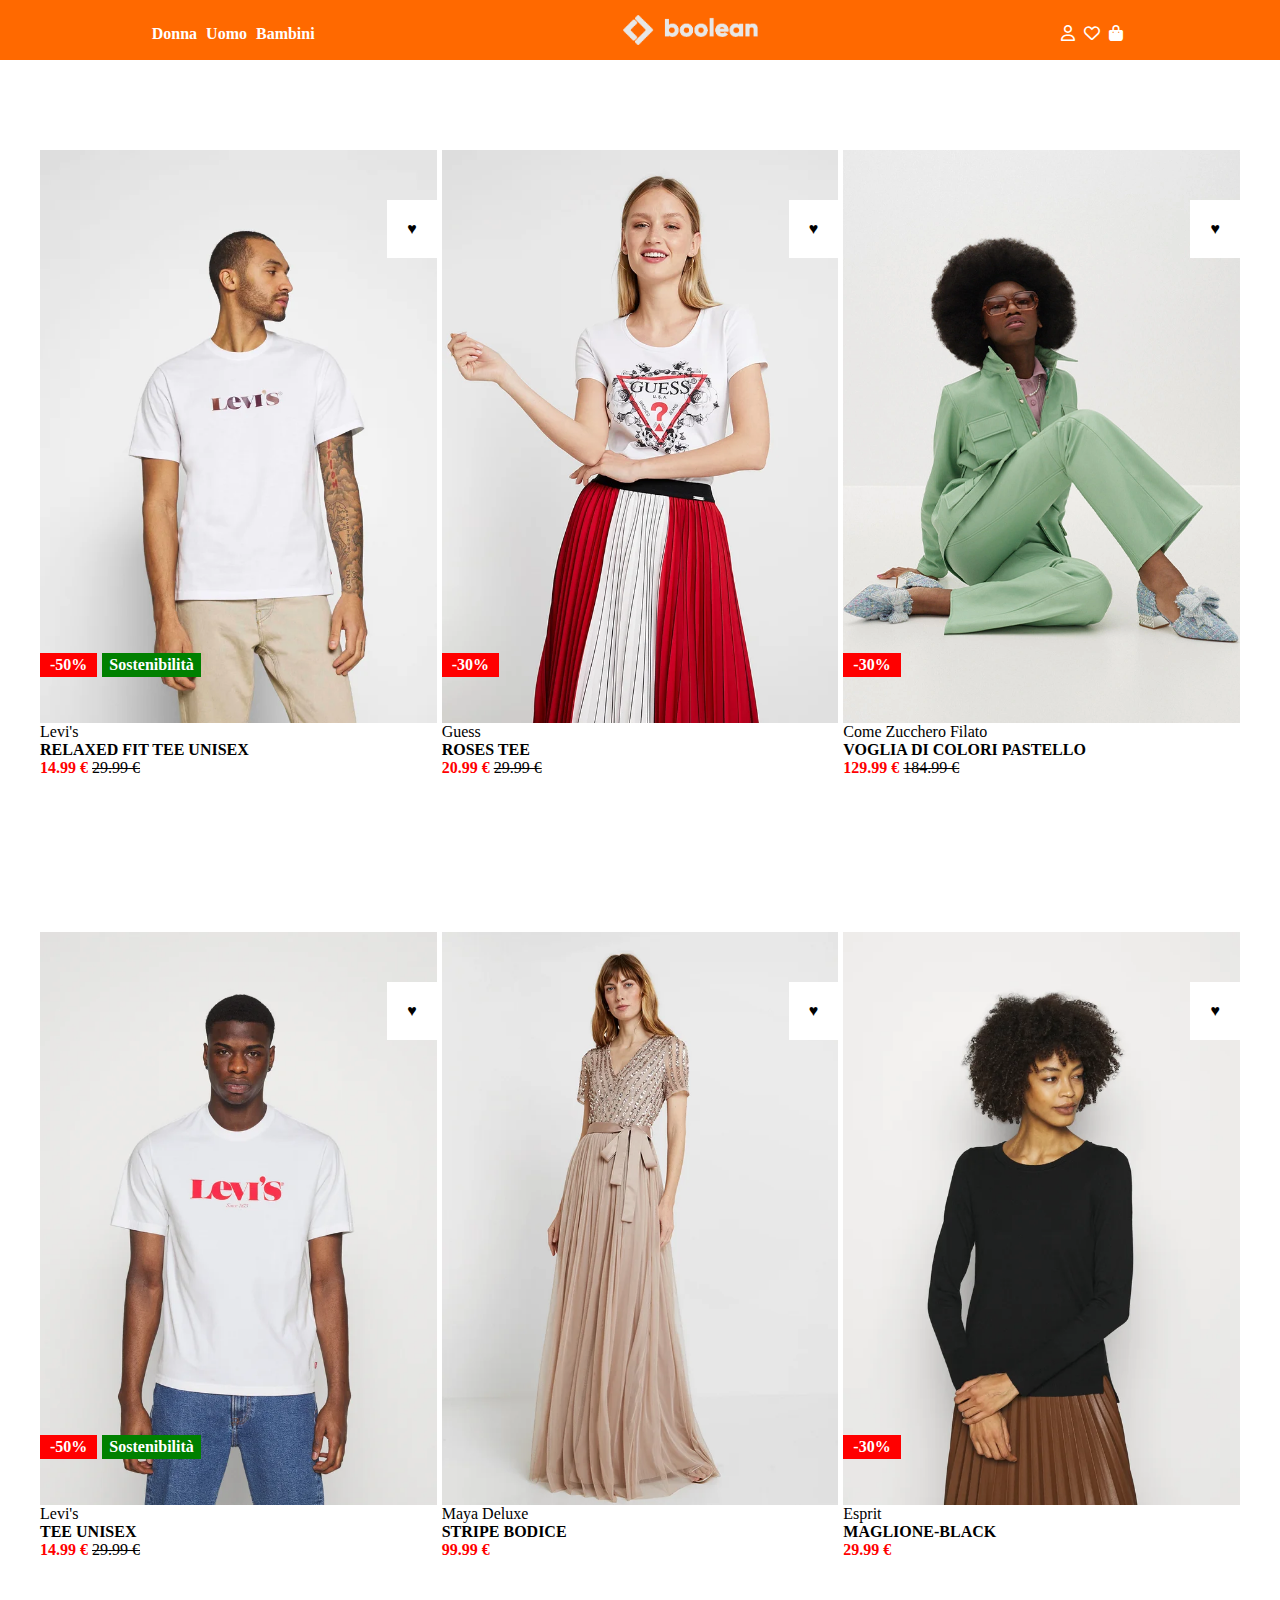
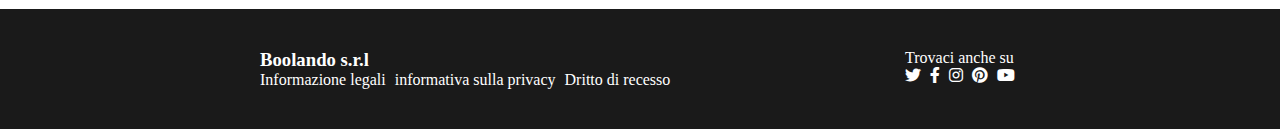
<file: index.html>
<!DOCTYPE html>
<html lang="en">
<head>
    <meta charset="UTF-8">
    <meta name="viewport" content="width=device-width, initial-scale=1.0">
    <title>html-css-boolando</title>
    <link rel="stylesheet" href="style.css">
    <!--icon-link-->
    <link rel="stylesheet" href="https://cdnjs.cloudflare.com/ajax/libs/font-awesome/6.0.0-beta3/css/all.min.css">

       
</head>

<body>

    <!--HEADER-->
    <header id="header">
         
        <div class="genere">
          <a id="a" href="">Donna</a>
          <a id="a" href="">Uomo</a>
          <a id="a" href="">Bambini</a>    
        </div>
          <img class="Boolean-logo" src="./img/boolean-logo.png" alt="Boolean-logo">
        <div class="simbolo">
            <a id="a" href=""><i class="far fa-user"></i></a>
            <a id="a" href=""><i class="far fa-heart"></i></a>
            <a id="a" href=""><i class="fas fa-shopping-bag"></i></a>    
        </div>
    </header>
    
    
    <!--MAIN-->
    <main class=" debug">
      
       <!--BOX-1-->
      
    <div class="box  ">
              <!--Imaggine-1-->
       <div class="div-imaggine debug ">
        <img  src="./img/1.webp"alt="immagine 1">
       <a href="prima-pagina.html"> <img class="seconda-imaggine" src="./img/1b.webp" alt="immagine 2"></a>
             
             <p>Levi's <br>
                <span class="bold">RELAXED FIT TEE UNISEX</span><br>
                <span class="span-red bold">14.99 &#8364;</span>
                <span class="span-riga">29.99 &#8364;</span>
             </p> 
          
           <div class="sconto-red-sostenibilità">
            <p class="sconto-red bold">-50%</p>
            <p class="sostenibilità bold">Sostenibilità</p>
           
           
       </div>
       <div class="cuore">&hearts;</div>
         </div>
         
         
         <!--Imaggine-2-->
            <div class="div-imaggine debug">
                <img  src="./img/2.webp" alt="immagine 2">
                <a href="seconda-pagina.html"><img class="seconda-imaggine"  src="./img/2b.webp" alt="immagine 2"></a>
                <p>Guess<br>
                    <span class="bold">ROSES TEE</span><br>
                    <span class="span-red bold">20.99 &#8364;</span>
                    <span class="span-riga">29.99 &#8364;</span>
                 </p>   
               <div class="sconto-red-sostenibilità">
                    <p class="sconto-red bold">-30%</p>
               </div>
               <div class="cuore">&hearts;</div>
            </div>
        <!--Imaggine-3-->

        <div class="div-imaggine debug">
            <img  src="./img/3.webp"alt="immagine 3">
           <a href="terza-pagina.html"> <img class="seconda-imaggine"  src="./img/3b.webp"alt="immagine 3"></a>
             <p>Come Zucchero Filato <br>
                <span class="bold">VOGLIA DI COLORI PASTELLO</span><br>
                <span class="span-red bold">129.99 &#8364;</span>
                <span class="span-riga">184.99 &#8364;</span>
             </p>   
                <div class="sconto-red-sostenibilità">
                   <p class="sconto-red bold">-30%</p>
                </div>      
                <div class="cuore">&hearts;</div>  
         </div>
 <!--BOX-2-->
    
      <!--Imaggine-1-->
    <div class="div-imaggine">
        <img  src="./img/4.webp"alt="immagine 1">
       <a href="quarta-pagina.html"> <img class="seconda-imaggine"  src="./img/4b.webp"alt="immagine 1"></a>
        
        <p>Levi's <br>
           <span class="bold">TEE UNISEX</span><br>
           <span class="span-red bold">14.99 &#8364;</span>
           <span class="span-riga">29.99 &#8364;</span>
        </p> 
      <div class="sconto-red-sostenibilità">
       <p class="sconto-red bold">-50%</p>
       <p class="sostenibilità bold">Sostenibilità</p>
      </div>
      <div class="cuore">&hearts;</div>
   </div>
    
    
    <!--Imaggine-2-->
       <div class="div-imaggine ">
        <img  src="./img/5.webp" alt="immagine 2">
       <a href="quinta-pagina.html"> <img  class="seconda-imaggine" src="./img/5b.webp" alt="immagine 2"></a>

        
           <p>Maya Deluxe<br>
               <span class="bold">STRIPE BODICE</span><br>
               <span class="span-red bold">99.99 &#8364;</span>
            </p> 
            <div class="cuore">&hearts;</div>  
        </div>
   <!--Imaggine-3-->

      <div class="div-imaggine">
   
      
      <img src="./img/6.webp" alt="immagine 3">
      <a href="sesta-pagina.html"><img class="seconda-imaggine" src="./img/6b.webp" alt="immagine 3"></a>
     
        <p>Esprit <br>
           <span class="bold">MAGLIONE-BLACK</span><br>
           <span class="span-red bold">29.99 &#8364;</span>
        </p>   
           <div class="sconto-red-sostenibilità">
              <p class="sconto-red bold">-30%</p>
           </div>   
           <div class="cuore">&hearts;</div>     
    </div>
   </div>

</main>
   
   <!--Footer-->
   <footer>
    <div class="footer">
        <div class="left-footer">
          <h3 class="boolando">Boolando s.r.l</h3> 
          <a id="a" href=""> Informazione legali </a> 
          <a id="a" href="">informativa sulla privacy</a>
          <a id="a" href="" > Dritto di recesso</a>
      </div>
     <div class="right-footer">
        <p class="p-footer" >Trovaci anche su</p>
     <ul class="footer-list"> 
         <a  id="a" href=""><i class="fab fa-twitter"></i></a>
         <a  id="a" href=""><i class="fab fa-facebook-f"></i></a>
         <a  id="a" href=""><i class="fab fa-instagram"></i></a>
         <a  id="a" href=""><i class="fab fa-pinterest"></i></a>
         <a  id="a" href=""><i class="fab fa-youtube"></i></a>
     </ul>
   </div>
    </div>
   </footer>



 
</body>
</html>
</file>
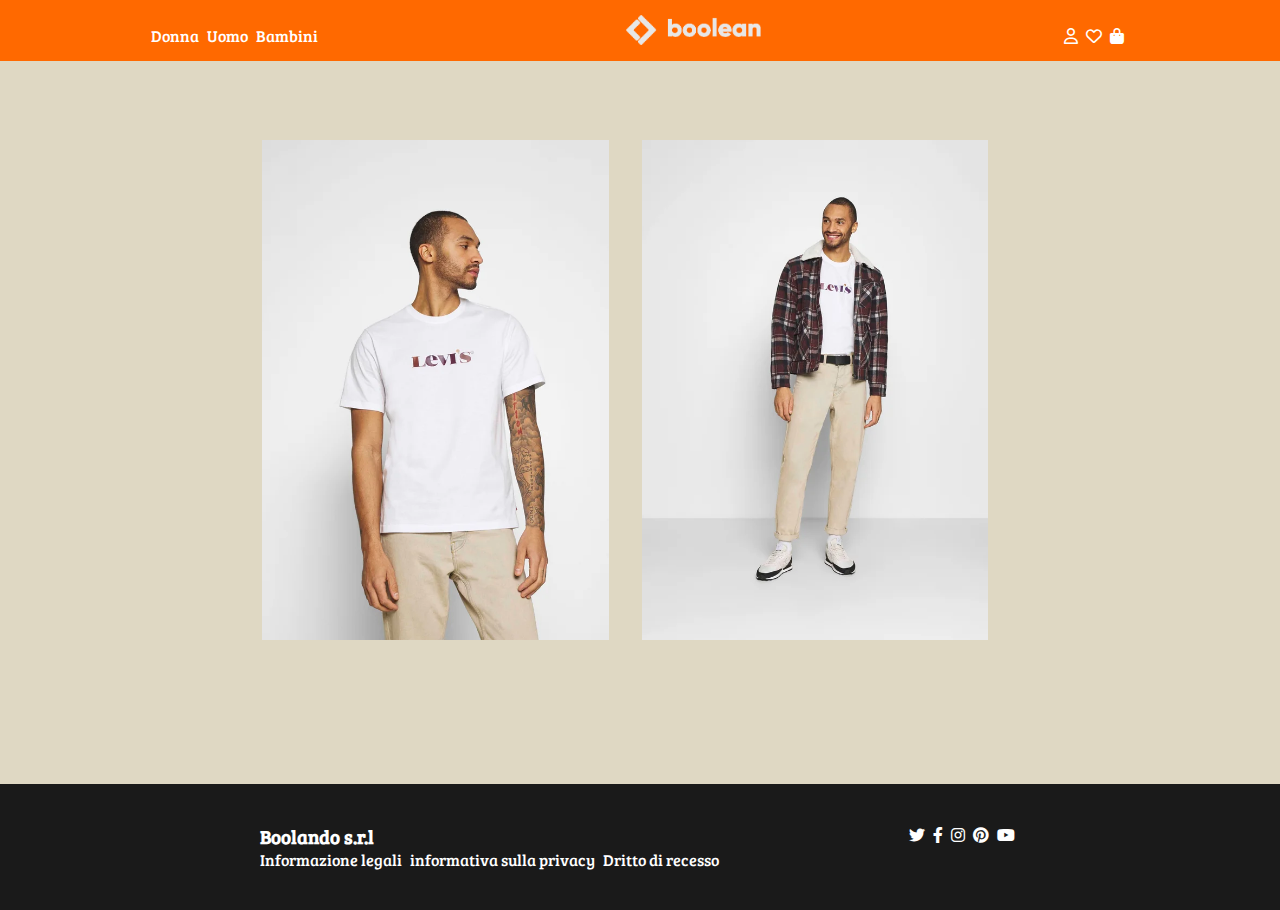
<file: prima-pagina.html>
<!DOCTYPE html>
<html lang="en">
<head>
    <meta charset="UTF-8">
    <meta name="viewport" content="width=device-width, initial-scale=1.0">
    <title>html-css-boolando</title>
    <link rel="stylesheet" href="seconda-pagina.css">
    <!--ICON-LINK-->
    <link rel="stylesheet" href="https://cdnjs.cloudflare.com/ajax/libs/font-awesome/6.0.0-beta3/css/all.min.css">
     <!--ICON-LINK-->
    <link rel="preconnect" href="https://fonts.googleapis.com">
<link rel="preconnect" href="https://fonts.gstatic.com" crossorigin>
<link href="https://fonts.googleapis.com/css2?family=Bree+Serif&display=swap" rel="stylesheet">
       
</head>

<body>
 <div id="container">
    <!--HEADER-->
    <header id="header">
         
        <div class="genere">
          <a id="a" href="">Donna</a>
          <a id="a" href="">Uomo</a>
          <a id="a" href="">Bambini</a>    
        </div>
          <img class="Boolean-logo" src="./img/boolean-logo.png" alt="Boolean-logo">
        <div class="simbolo">
            <a id="a" href=""><i class="far fa-user"></i></a>
            <a id="a" href=""><i class="far fa-heart"></i></a>
            <a id="a" href=""><i class="fas fa-shopping-bag"></i></a>    
        </div>
    </header>

   <!--MAIN-->
    <main id="main">
    <div class="box">
      <img class="imaggine" src="./img/1.webp" alt="immagine 1/2">
      <img class="imaggine" src="./img/1b.webp"  alt="seconda-imaggine">
    <p>Lorem ipsum dolor sit amet, consectetur adipisicing elit. Sequi nesciunt reprehenderit voluptatibus quos optio natus sed dicta quidem odit architecto?</p>
  </div>
</main>


   
    <!--Footer-->
    <footer>
        <div class="footer">
            <div class="left-footer">
              <h3 class="boolando">Boolando s.r.l</h3> 
              <a id="a" href=""> Informazione legali </a> 
              <a id="a" href="">informativa sulla privacy</a>
              <a id="a" href="" > Dritto di recesso</a>
          </div>
         <div class="right-footer">
            <p class="p-footer" >Trovaci anche su</p>
         <ul class="footer-list"> 
             <a  id="a" href=""><i class="fab fa-twitter"></i></a>
             <a  id="a" href=""><i class="fab fa-facebook-f"></i></a>
             <a  id="a" href=""><i class="fab fa-instagram"></i></a>
             <a  id="a" href=""><i class="fab fa-pinterest"></i></a>
             <a  id="a" href=""><i class="fab fa-youtube"></i></a>
         </ul>
       </div>
        </div>
</file>
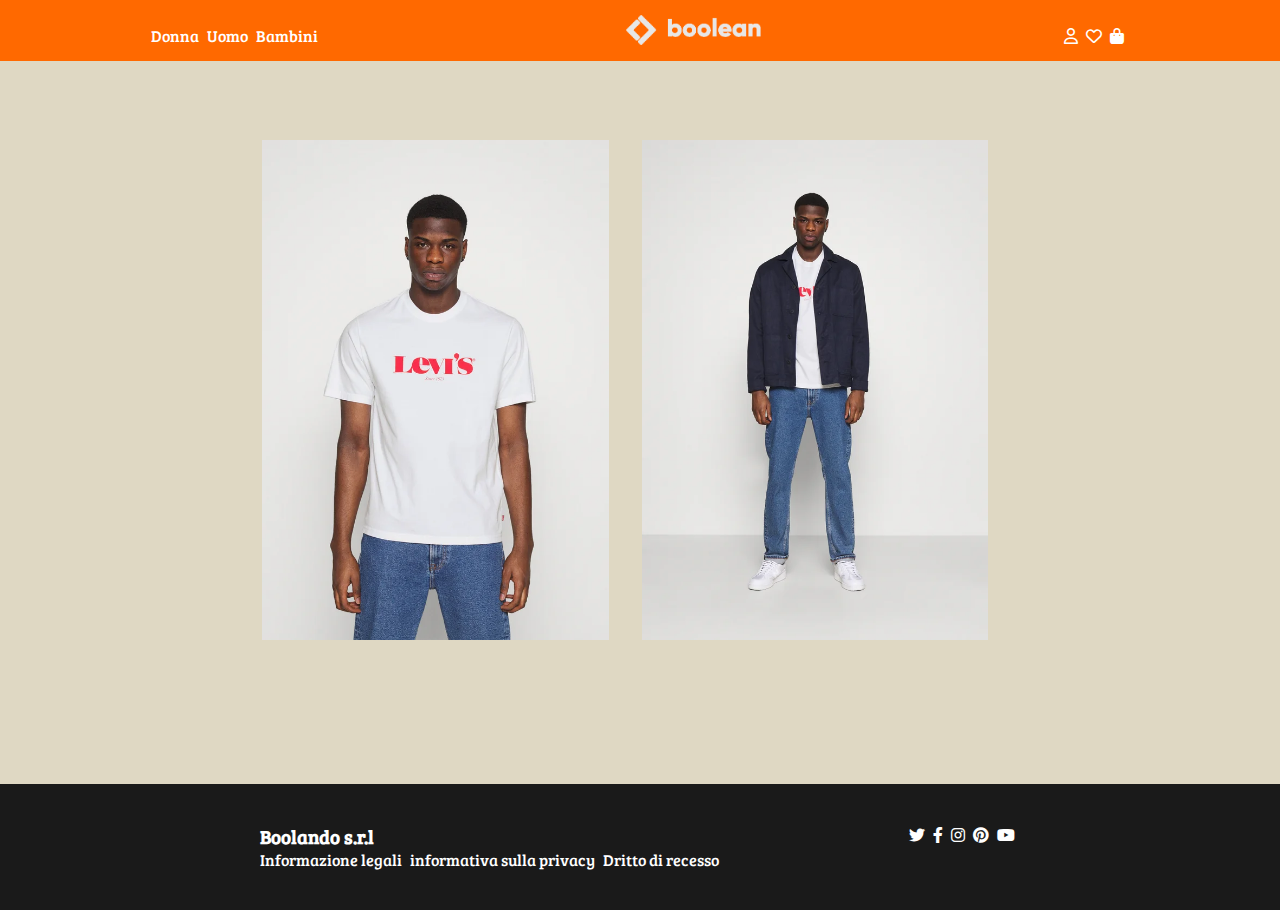
<file: quarta-pagina.html>
<!DOCTYPE html>
<html lang="en">
<head>
    <meta charset="UTF-8">
    <meta name="viewport" content="width=device-width, initial-scale=1.0">
    <title>html-css-boolando</title>
    <link rel="stylesheet" href="seconda-pagina.css">
    <!--ICON-LINK-->
    <link rel="stylesheet" href="https://cdnjs.cloudflare.com/ajax/libs/font-awesome/6.0.0-beta3/css/all.min.css">
     <!--ICON-LINK-->
    <link rel="preconnect" href="https://fonts.googleapis.com">
<link rel="preconnect" href="https://fonts.gstatic.com" crossorigin>
<link href="https://fonts.googleapis.com/css2?family=Bree+Serif&display=swap" rel="stylesheet">
       
</head>

<body>
 <div id="container">
    <!--HEADER-->
    <header id="header">
         
        <div class="genere">
          <a id="a" href="">Donna</a>
          <a id="a" href="">Uomo</a>
          <a id="a" href="">Bambini</a>    
        </div>
          <img class="Boolean-logo" src="./img/boolean-logo.png" alt="Boolean-logo">
        <div class="simbolo">
            <a id="a" href=""><i class="far fa-user"></i></a>
            <a id="a" href=""><i class="far fa-heart"></i></a>
            <a id="a" href=""><i class="fas fa-shopping-bag"></i></a>    
        </div>
    </header>
<!--MAIN-->
    <main id="main">

    <div class="box">
        <img class="imaggine" src="./img/4.webp"alt="immagine 5/6">
        <img class="imaggine" src="./img/4b.webp" alt="seconda-imaggine">
        <p>Lorem ipsum dolor sit amet, consectetur adipisicing elit. Sequi nesciunt reprehenderit voluptatibus quos optio natus sed dicta quidem odit architecto?</p>
    </div>


</main>

 <!--Footer-->
   <footer>
    <div class="footer">
        <div class="left-footer">
          <h3 class="boolando">Boolando s.r.l</h3> 
          <a id="a" href=""> Informazione legali </a> 
          <a id="a" href="">informativa sulla privacy</a>
          <a id="a" href="" > Dritto di recesso</a>
      </div>
     <div class="right-footer">
        <p class="p-footer" >Trovaci anche su</p>
     <ul class="footer-list"> 
         <a  id="a" href=""><i class="fab fa-twitter"></i></a>
         <a  id="a" href=""><i class="fab fa-facebook-f"></i></a>
         <a  id="a" href=""><i class="fab fa-instagram"></i></a>
         <a  id="a" href=""><i class="fab fa-pinterest"></i></a>
         <a  id="a" href=""><i class="fab fa-youtube"></i></a>
     </ul>
   </div>
    </div>
</file>
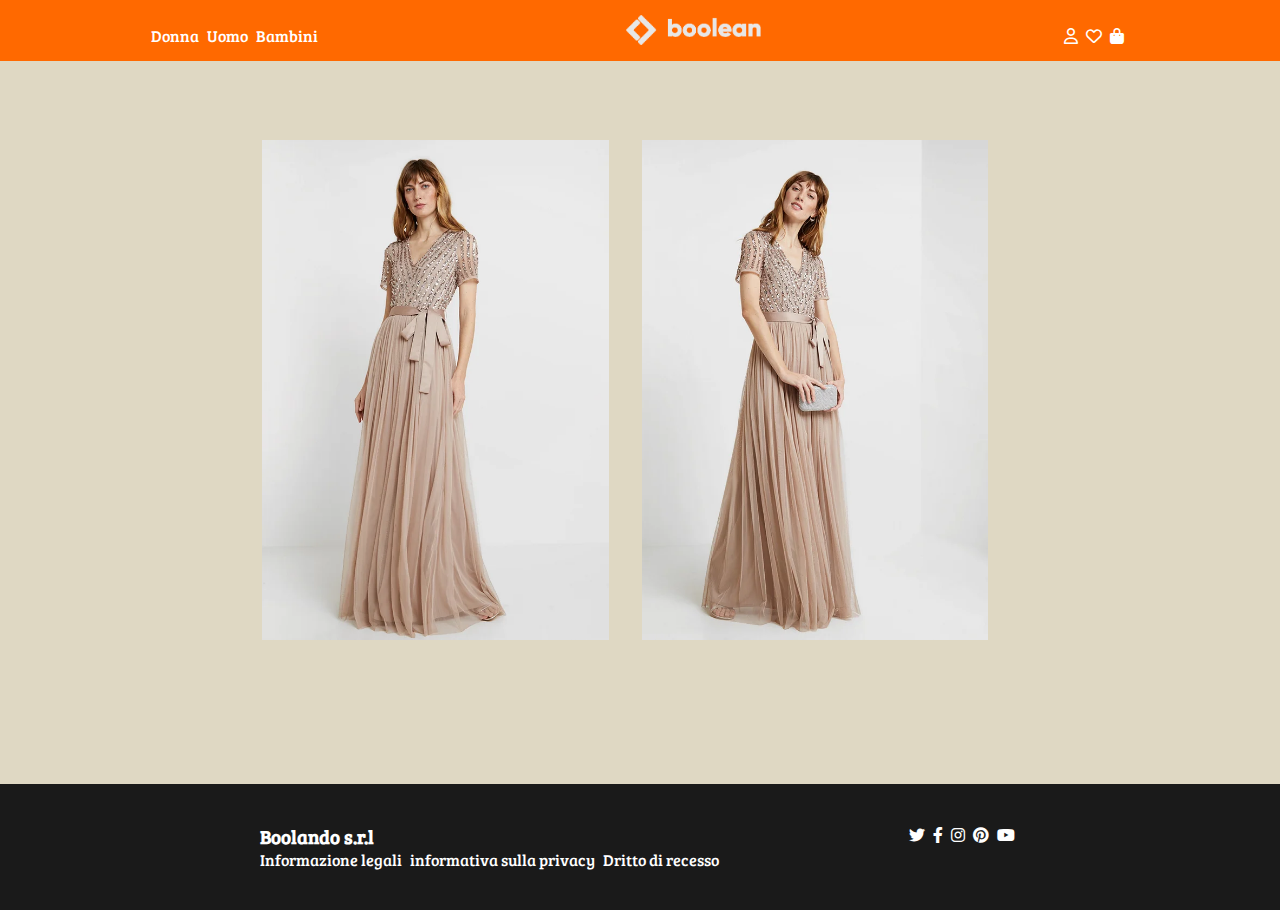
<file: quinta-pagina.html>
<!DOCTYPE html>
<html lang="en">
<head>
    <meta charset="UTF-8">
    <meta name="viewport" content="width=device-width, initial-scale=1.0">
    <title>html-css-boolando</title>
    <link rel="stylesheet" href="seconda-pagina.css">
    <!--ICON-LINK-->
    <link rel="stylesheet" href="https://cdnjs.cloudflare.com/ajax/libs/font-awesome/6.0.0-beta3/css/all.min.css">
     <!--ICON-LINK-->
    <link rel="preconnect" href="https://fonts.googleapis.com">
<link rel="preconnect" href="https://fonts.gstatic.com" crossorigin>
<link href="https://fonts.googleapis.com/css2?family=Bree+Serif&display=swap" rel="stylesheet">
       
</head>

<body>
 <div id="container">
    <!--HEADER-->
    <header id="header">
         
        <div class="genere">
          <a id="a" href="">Donna</a>
          <a id="a" href="">Uomo</a>
          <a id="a" href="">Bambini</a>    
        </div>
          <img class="Boolean-logo" src="./img/boolean-logo.png" alt="Boolean-logo">
        <div class="simbolo">
            <a id="a" href=""><i class="far fa-user"></i></a>
            <a id="a" href=""><i class="far fa-heart"></i></a>
            <a id="a" href=""><i class="fas fa-shopping-bag"></i></a>    
        </div>
    </header>




<!--MAIN-->

    <main id="main">
   <div class="box">
        <img class="imaggine" src="./img/5.webp"alt="immagine9-10">
        <img class="imaggine" src="./img/5b.webp"alt="immagine9-10">
        <p>Lorem ipsum dolor sit amet, consectetur adipisicing elit. Sequi nesciunt reprehenderit voluptatibus quos optio natus sed dicta quidem odit architecto?</p>
       </div>

    </main>



 <!--Footer-->
   <footer>
    <div class="footer">
        <div class="left-footer">
          <h3 class="boolando">Boolando s.r.l</h3> 
          <a id="a" href=""> Informazione legali </a> 
          <a id="a" href="">informativa sulla privacy</a>
          <a id="a" href="" > Dritto di recesso</a>
      </div>
     <div class="right-footer">
        <p class="p-footer" >Trovaci anche su</p>
     <ul class="footer-list"> 
         <a  id="a" href=""><i class="fab fa-twitter"></i></a>
         <a  id="a" href=""><i class="fab fa-facebook-f"></i></a>
         <a  id="a" href=""><i class="fab fa-instagram"></i></a>
         <a  id="a" href=""><i class="fab fa-pinterest"></i></a>
         <a  id="a" href=""><i class="fab fa-youtube"></i></a>
     </ul>
   </div>
    </div>
</file>
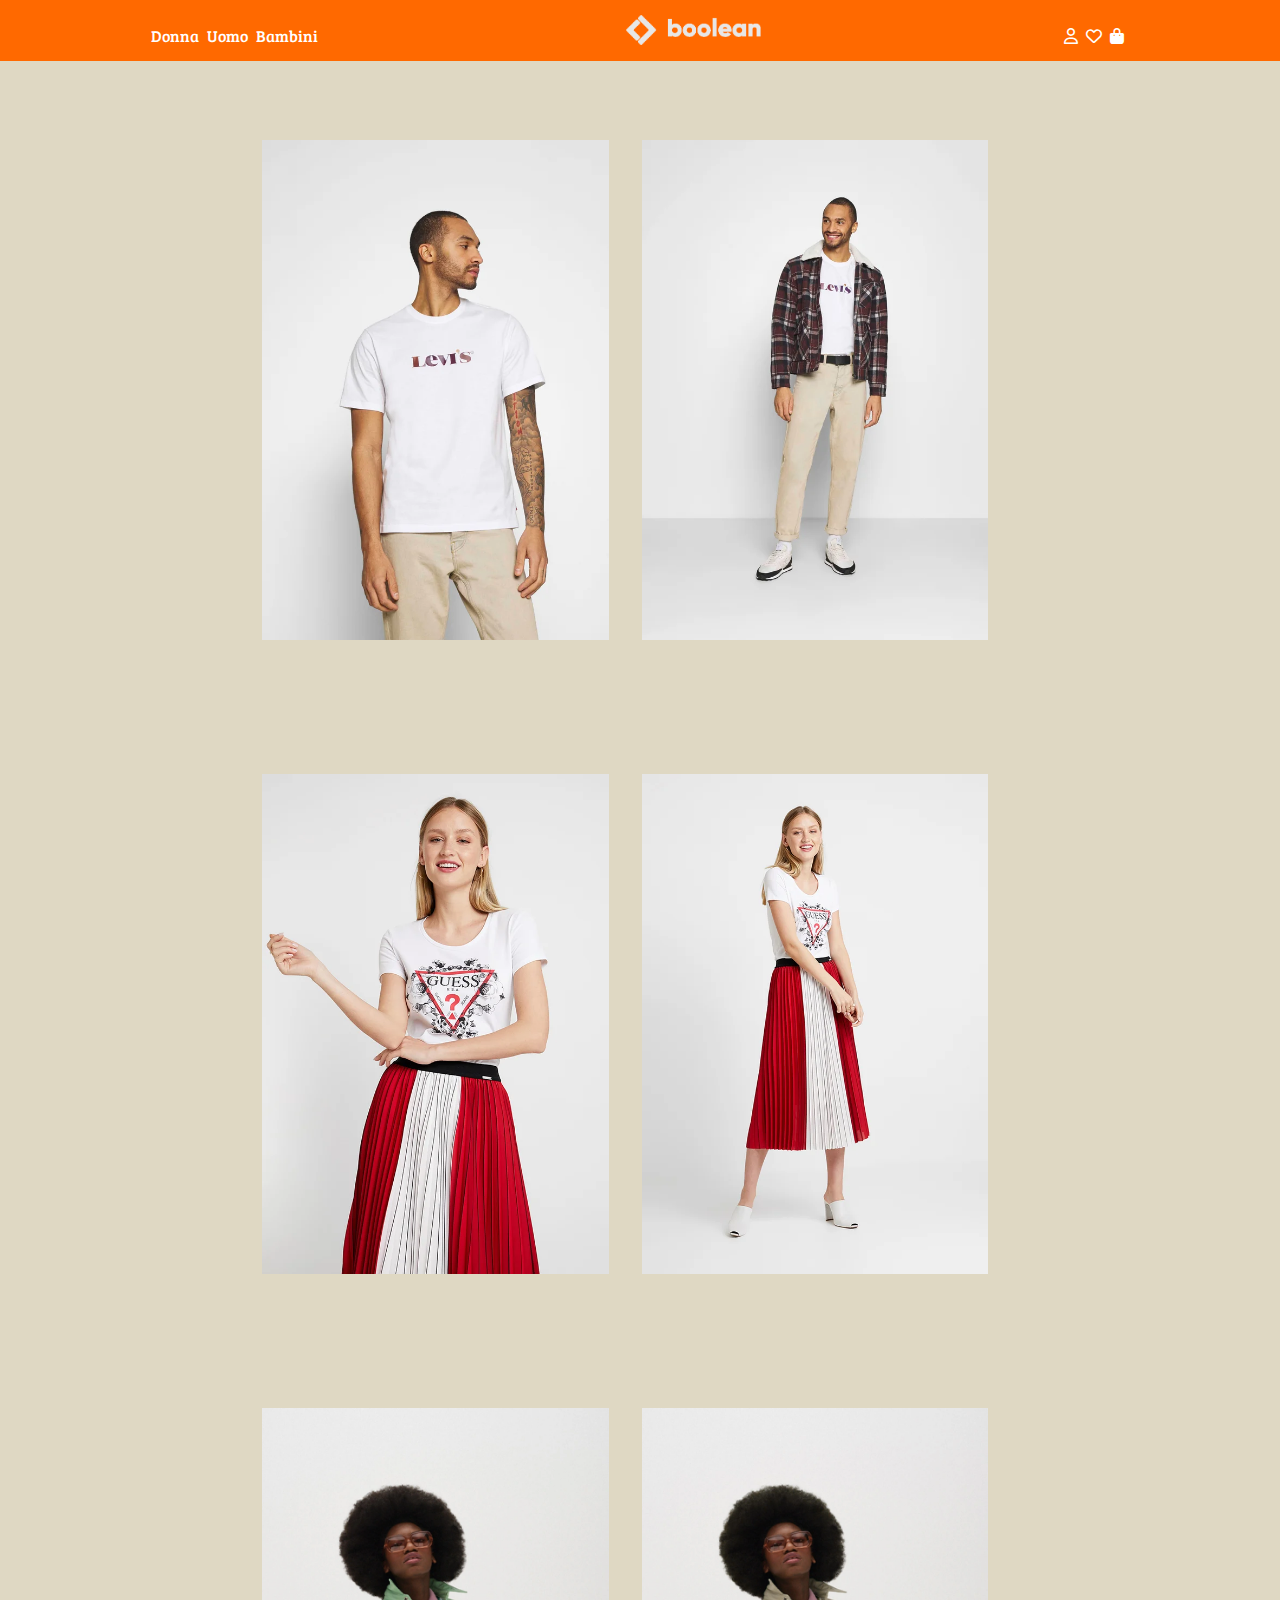
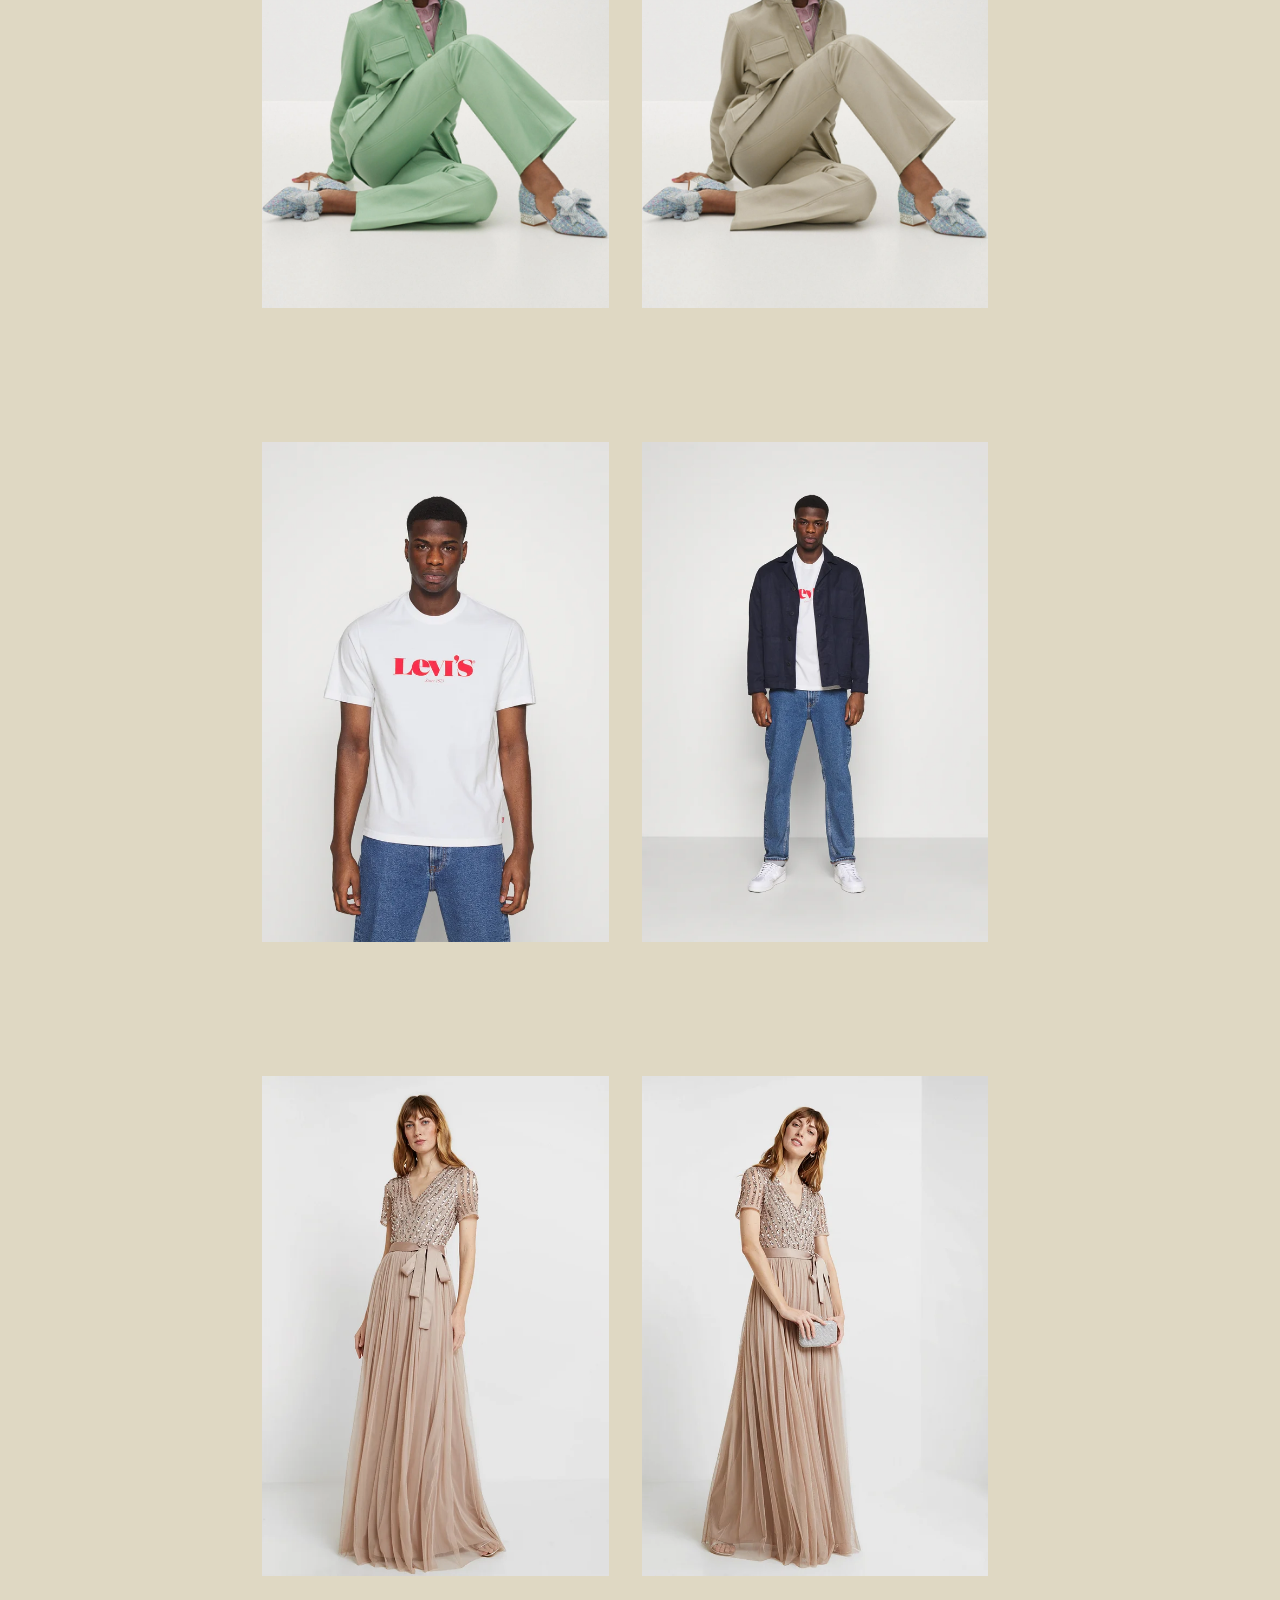
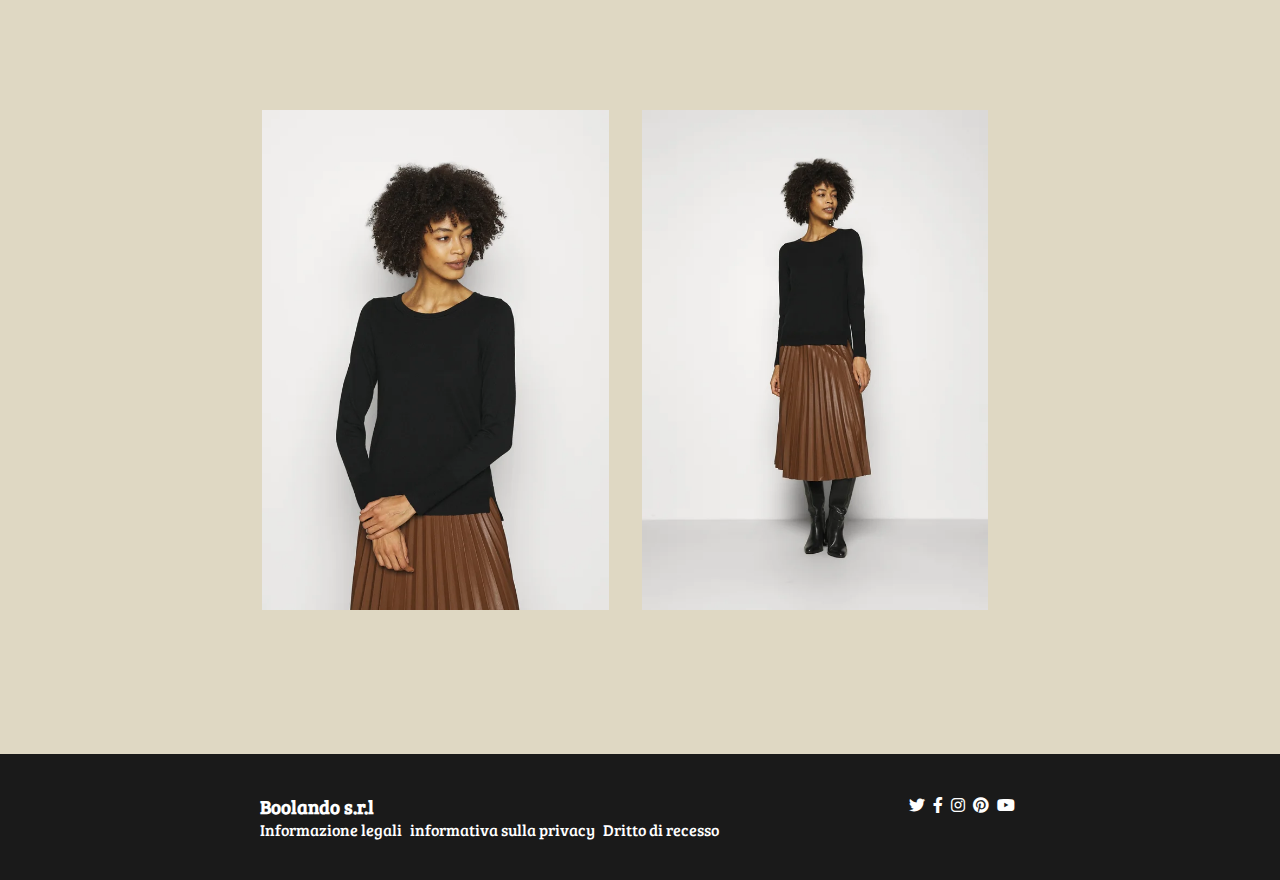
<file: seconda-pagina.html>
<!DOCTYPE html>
<html lang="en">
<head>
    <meta charset="UTF-8">
    <meta name="viewport" content="width=device-width, initial-scale=1.0">
    <title>html-css-boolando</title>
    <link rel="stylesheet" href="seconda-pagina.css">
    <!--ICON-LINK-->
    <link rel="stylesheet" href="https://cdnjs.cloudflare.com/ajax/libs/font-awesome/6.0.0-beta3/css/all.min.css">
     <!--ICON-LINK-->
    <link rel="preconnect" href="https://fonts.googleapis.com">
<link rel="preconnect" href="https://fonts.gstatic.com" crossorigin>
<link href="https://fonts.googleapis.com/css2?family=Bree+Serif&display=swap" rel="stylesheet">
       
</head>

<body>
 <div id="container">
    <!--HEADER-->
    <header id="header">
         
        <div class="genere">
          <a id="a" href="">Donna</a>
          <a id="a" href="">Uomo</a>
          <a id="a" href="">Bambini</a>    
        </div>
          <img class="Boolean-logo" src="./img/boolean-logo.png" alt="Boolean-logo">
        <div class="simbolo">
            <a id="a" href=""><i class="far fa-user"></i></a>
            <a id="a" href=""><i class="far fa-heart"></i></a>
            <a id="a" href=""><i class="fas fa-shopping-bag"></i></a>    
        </div>
    </header>



  <!--MAIN-->
  <main id="main">
        <div class="box">
            <img class="imaggine" src="./img/1.webp"alt="immagine 1/2">
            <img class="imaggine" src="./img/1b.webp" alt="seconda-imaggine">
          <p>Lorem ipsum dolor sit amet, consectetur adipisicing elit. Sequi nesciunt reprehenderit voluptatibus quos optio natus sed dicta quidem odit architecto?</p>
        </div>
 
        <div class="box">
            <img class="imaggine" src="./img/2.webp" alt="immagine 3/4">
            <img class="imaggine" src="./img/2b.webp"    alt="seconda-imaggine">
            <p>Lorem ipsum dolor sit amet, consectetur adipisicing elit. Sequi nesciunt reprehenderit voluptatibus quos optio natus sed dicta quidem odit architecto?</p>
        </div>
     
       <div class="box">
          <img class="imaggine" src="./img/3.webp"alt="immagine 3">
          <img class="imaggine" src="./img/3b.webp"    alt="seconda-imaggine">
          <p>Lorem ipsum dolor sit amet, consectetur adipisicing elit. Sequi nesciunt reprehenderit voluptatibus quos optio natus sed dicta quidem odit architecto?</p>     
        </div>
        
       <div class="box">
            <img class="imaggine" src="./img/4.webp"alt="immagine 5/6">
            <img class="imaggine" src="./img/4b.webp" alt="seconda-imaggine">
            <p>Lorem ipsum dolor sit amet, consectetur adipisicing elit. Sequi nesciunt reprehenderit voluptatibus quos optio natus sed dicta quidem odit architecto?</p>
        </div>
  
       <div class="box">
         <img class="imaggine" src="./img/5.webp"alt="immagine9-10">
         <img class="imaggine" src="./img/5b.webp"alt="immagine9-10">
         <p>Lorem ipsum dolor sit amet, consectetur adipisicing elit. Sequi nesciunt reprehenderit voluptatibus quos optio natus sed dicta quidem odit architecto?</p>
        </div>
 
      <div class="box">
         <img class="imaggine" src="./img/6.webp" alt="immagine11-12">
         <img class="imaggine" src="./img/6b.webp" alt="immagine 11-12">
         <p>Lorem ipsum dolor sit amet, consectetur adipisicing elit. Sequi nesciunt reprehenderit voluptatibus quos optio natus sed dicta quidem odit architecto?</p>
        </div>
  
</main>


  
   <!--Footer-->
   <footer>
    <div class="footer">
        <div class="left-footer">
          <h3 class="boolando">Boolando s.r.l</h3> 
          <a id="a" href=""> Informazione legali </a> 
          <a id="a" href="">informativa sulla privacy</a>
          <a id="a" href="" > Dritto di recesso</a>
      </div>
     <div class="right-footer">
        <p class="p-footer" >Trovaci anche su</p>
     <ul class="footer-list"> 
         <a  id="a" href=""><i class="fab fa-twitter"></i></a>
         <a  id="a" href=""><i class="fab fa-facebook-f"></i></a>
         <a  id="a" href=""><i class="fab fa-instagram"></i></a>
         <a  id="a" href=""><i class="fab fa-pinterest"></i></a>
         <a  id="a" href=""><i class="fab fa-youtube"></i></a>
     </ul>
   </div>
    </div>
</file>
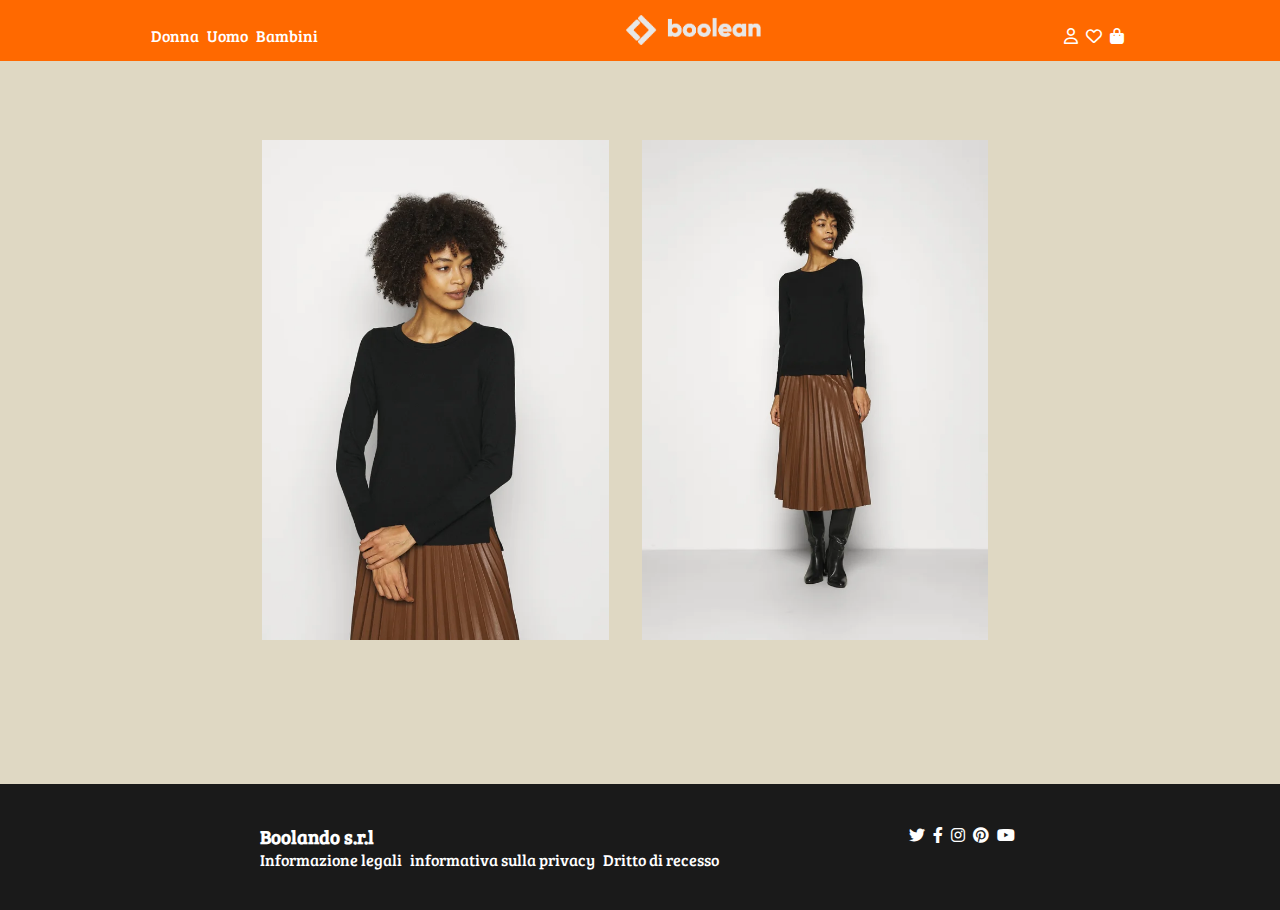
<file: sesta-pagina.html>
<!DOCTYPE html>
<html lang="en">
<head>
    <meta charset="UTF-8">
    <meta name="viewport" content="width=device-width, initial-scale=1.0">
    <title>html-css-boolando</title>
    <link rel="stylesheet" href="seconda-pagina.css">
    <!--ICON-LINK-->
    <link rel="stylesheet" href="https://cdnjs.cloudflare.com/ajax/libs/font-awesome/6.0.0-beta3/css/all.min.css">
     <!--ICON-LINK-->
    <link rel="preconnect" href="https://fonts.googleapis.com">
<link rel="preconnect" href="https://fonts.gstatic.com" crossorigin>
<link href="https://fonts.googleapis.com/css2?family=Bree+Serif&display=swap" rel="stylesheet">
       
</head>

<body>
 <div id="container">
    <!--HEADER-->
    <header id="header">
         
        <div class="genere">
          <a id="a" href="">Donna</a>
          <a id="a" href="">Uomo</a>
          <a id="a" href="">Bambini</a>    
        </div>
          <img class="Boolean-logo" src="./img/boolean-logo.png" alt="Boolean-logo">
        <div class="simbolo">
            <a id="a" href=""><i class="far fa-user"></i></a>
            <a id="a" href=""><i class="far fa-heart"></i></a>
            <a id="a" href=""><i class="fas fa-shopping-bag"></i></a>    
        </div>
    </header>



<!--MAIN-->
    <main id="main">
        <div class="box">
        <img class="imaggine" src="./img/6.webp" alt="immagine11-12">
        <img class="imaggine" src="./img/6b.webp" alt="immagine 11-12">
        <p>Lorem ipsum dolor sit amet, consectetur adipisicing elit. Sequi nesciunt reprehenderit voluptatibus quos optio natus sed dicta quidem odit architecto?</p>
       </div>
        </main>











    <!--Footer-->
   <footer>
    <div class="footer">
        <div class="left-footer">
          <h3 class="boolando">Boolando s.r.l</h3> 
          <a id="a" href=""> Informazione legali </a> 
          <a id="a" href="">informativa sulla privacy</a>
          <a id="a" href="" > Dritto di recesso</a>
      </div>
     <div class="right-footer">
        <p class="p-footer" >Trovaci anche su</p>
     <ul class="footer-list"> 
         <a  id="a" href=""><i class="fab fa-twitter"></i></a>
         <a  id="a" href=""><i class="fab fa-facebook-f"></i></a>
         <a  id="a" href=""><i class="fab fa-instagram"></i></a>
         <a  id="a" href=""><i class="fab fa-pinterest"></i></a>
         <a  id="a" href=""><i class="fab fa-youtube"></i></a>
     </ul>
   </div>
    </div>
</file>
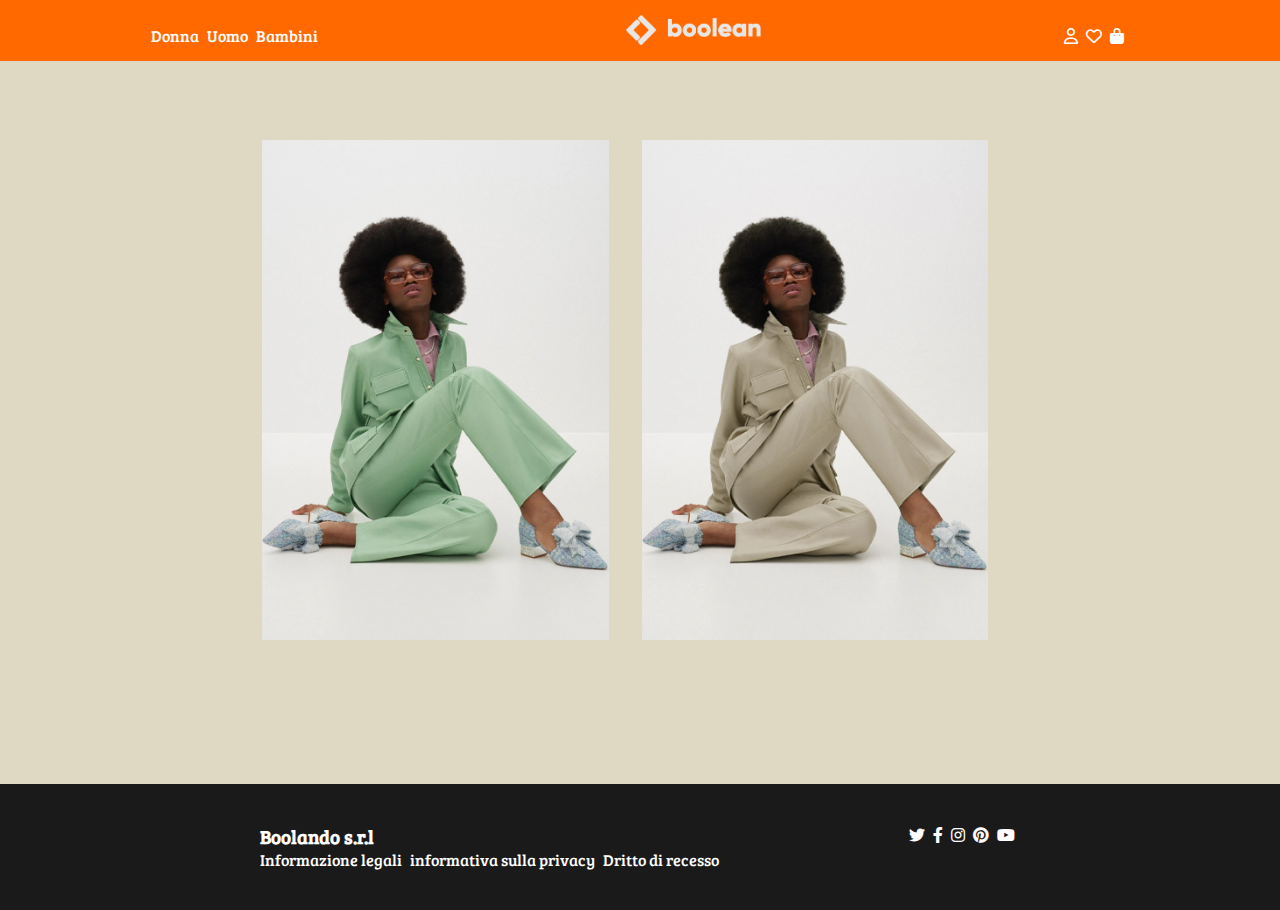
<file: terza-pagina.html>
<!DOCTYPE html>
<html lang="en">
<head>
    <meta charset="UTF-8">
    <meta name="viewport" content="width=device-width, initial-scale=1.0">
    <title>html-css-boolando</title>
    <link rel="stylesheet" href="seconda-pagina.css">
    <!--ICON-LINK-->
    <link rel="stylesheet" href="https://cdnjs.cloudflare.com/ajax/libs/font-awesome/6.0.0-beta3/css/all.min.css">
     <!--ICON-LINK-->
    <link rel="preconnect" href="https://fonts.googleapis.com">
<link rel="preconnect" href="https://fonts.gstatic.com" crossorigin>
<link href="https://fonts.googleapis.com/css2?family=Bree+Serif&display=swap" rel="stylesheet">
       
</head>

<body>
 <div id="container">
    <!--HEADER-->
    <header id="header">
         
        <div class="genere">
          <a id="a" href="">Donna</a>
          <a id="a" href="">Uomo</a>
          <a id="a" href="">Bambini</a>    
        </div>
          <img class="Boolean-logo" src="./img/boolean-logo.png" alt="Boolean-logo">
        <div class="simbolo">
            <a id="a" href=""><i class="far fa-user"></i></a>
            <a id="a" href=""><i class="far fa-heart"></i></a>
            <a id="a" href=""><i class="fas fa-shopping-bag"></i></a>    
        </div>
    </header>


<!--MAIN-->
  <main id="main">
   

    <div class="box">
      <img class="imaggine" src="./img/3.webp"alt="immagine 3">
      <img class="imaggine" src="./img/3b.webp"    alt="seconda-imaggine">
      <p>Lorem ipsum dolor sit amet, consectetur adipisicing elit. Sequi nesciunt reprehenderit voluptatibus quos optio natus sed dicta quidem odit architecto?</p>     
    </div>

 </main>



  <!--Footer-->
   <footer>
    <div class="footer">
        <div class="left-footer">
          <h3 class="boolando">Boolando s.r.l</h3> 
          <a id="a" href=""> Informazione legali </a> 
          <a id="a" href="">informativa sulla privacy</a>
          <a id="a" href="" > Dritto di recesso</a>
      </div>
     <div class="right-footer">
        <p class="p-footer" >Trovaci anche su</p>
     <ul class="footer-list"> 
         <a  id="a" href=""><i class="fab fa-twitter"></i></a>
         <a  id="a" href=""><i class="fab fa-facebook-f"></i></a>
         <a  id="a" href=""><i class="fab fa-instagram"></i></a>
         <a  id="a" href=""><i class="fab fa-pinterest"></i></a>
         <a  id="a" href=""><i class="fab fa-youtube"></i></a>
     </ul>
   </div>
    </div>
</file>
<file: style.css>
/*GENERALE*/
*{margin: 0;
  padding: 0;
  box-sizing: border-box;}
#a{color: white;
   text-decoration: none;
   padding-right: 5px;}

.simbolo{ font-size: 16px;}
  
.flex-wrap{flex-wrap: wrap;}
   /*container*/

   /*HEADER*/
#header{  display: flex;
          justify-content: space-around;
          width: 100%;
          background-color: #FF6900;
          padding: 15px 0;
         position: fixed;
        z-index: 10000;}
   
.Boolean-logo{height: 30px;}
/*.debug{border: 1px solid red;}*/
.genere, .simbolo{padding-top: 10px;
                  font-weight: bold;} 
   /*END-HEADER*/      
   
   /*Main*/
 main{ margin: 0px auto;
   max-width: 1200px;}
 
 .box{display: flex;
       gap: 5px;
      flex-wrap: wrap;}
       
.div-imaggine img{display: block;
        width: 100%; 
      margin-top: 150px;}
 .div-imaggine {width: calc(( 100% - 10px ) / 3);
               position: relative;}
  
  .imaggine{height: 700px;
             padding-top: 50px;}
   
  .bold{font-weight: bold;}
  .span-red{color: red;}
  .span-riga{text-decoration: line-through;}

  .sconto-red{color: white;
              background-color: red;
              text-align: center;
              padding: 3px 10px;  }
  .sostenibilità{color: white;
                 background-color: green;
                 text-align: center;
                 padding: 3px 7px;}

   .sconto-red-sostenibilità{
                            gap: 5px;
                         position: absolute;
                         bottom: 100px;
                         display: flex;}

   
   .div-imaggine img.seconda-imaggine{ position: absolute;
     top: 0;
     left: 0;
     display: none;
}
    
     .cuore{ text-align: right;
            background-color: rgb(255, 255, 255);
           position: absolute;
           right: 0%;
           padding: 20px;
           top: 200px;
          
  }
            
    
    /*HOVER*/
    .div-imaggine:hover .seconda-imaggine{display: block;}
     .div-imaggine:hover .cuore {color: red;}
     #a:hover{font-size: 150%;}  

     /*FOOTER*/

     .footer{background-color: #1A1A1A;
           display: flex; 
           justify-content: space-between ;
           padding: 40px 260px; 
           margin-top: 50px;         
        }
    .boolando{ color: white;
             font-weight: bolder;
             }

    .p-footer{color: white;}
</file>
<file: seconda-pagina.css>
/*GENERALE*/
 *{margin: 0;
    padding: 0;
    box-sizing: border-box;}
  #a{color: white;
     text-decoration: none;
     padding-right: 5px;}
     *{
        font-family: "Bree Serif", serif;
        font-weight: 400;
        font-style: normal;
      }
  .simbolo{ font-size: 16px;}
    
     /*container*/
  #container{width: 100%;}
   
     /*HEADER*/
  #header{  display: flex;
            justify-content: space-around;
            width: 100%;
            background-color: #FF6900;
            padding: 15px 0;
           position: fixed;
           z-index: 1;
          margin-bottom: 30px;}
     
  .Boolean-logo{height: 30px;}
  
  .genere, .simbolo{padding-top: 10px;
                    font-weight: bold;} 

   /*MAIN*/

   #main{background-color: #DFD8C3;
         display: flex;
       flex-direction: column;
       align-items: center;
    padding: 90px 0px;
     gap: 30px;}

    .imaggine{  margin: 50px auto;
              height: 500px;
             padding-right: 30px;}

    .box{position: relative;}
  
    p{ position: absolute;
             display: none;}
  
    .box:hover p{ display: block;
                  font-size: 20px ;
                color:#542F19 ;}
 /*FOOTER*/
.footer{background-color: #1A1A1A;
        display: flex; 
       justify-content: space-between ;
      padding: 40px 260px; }
.boolando{ color: white;
          font-weight: bolder;
         }
             
.p-footer{color: white;}
</file>
